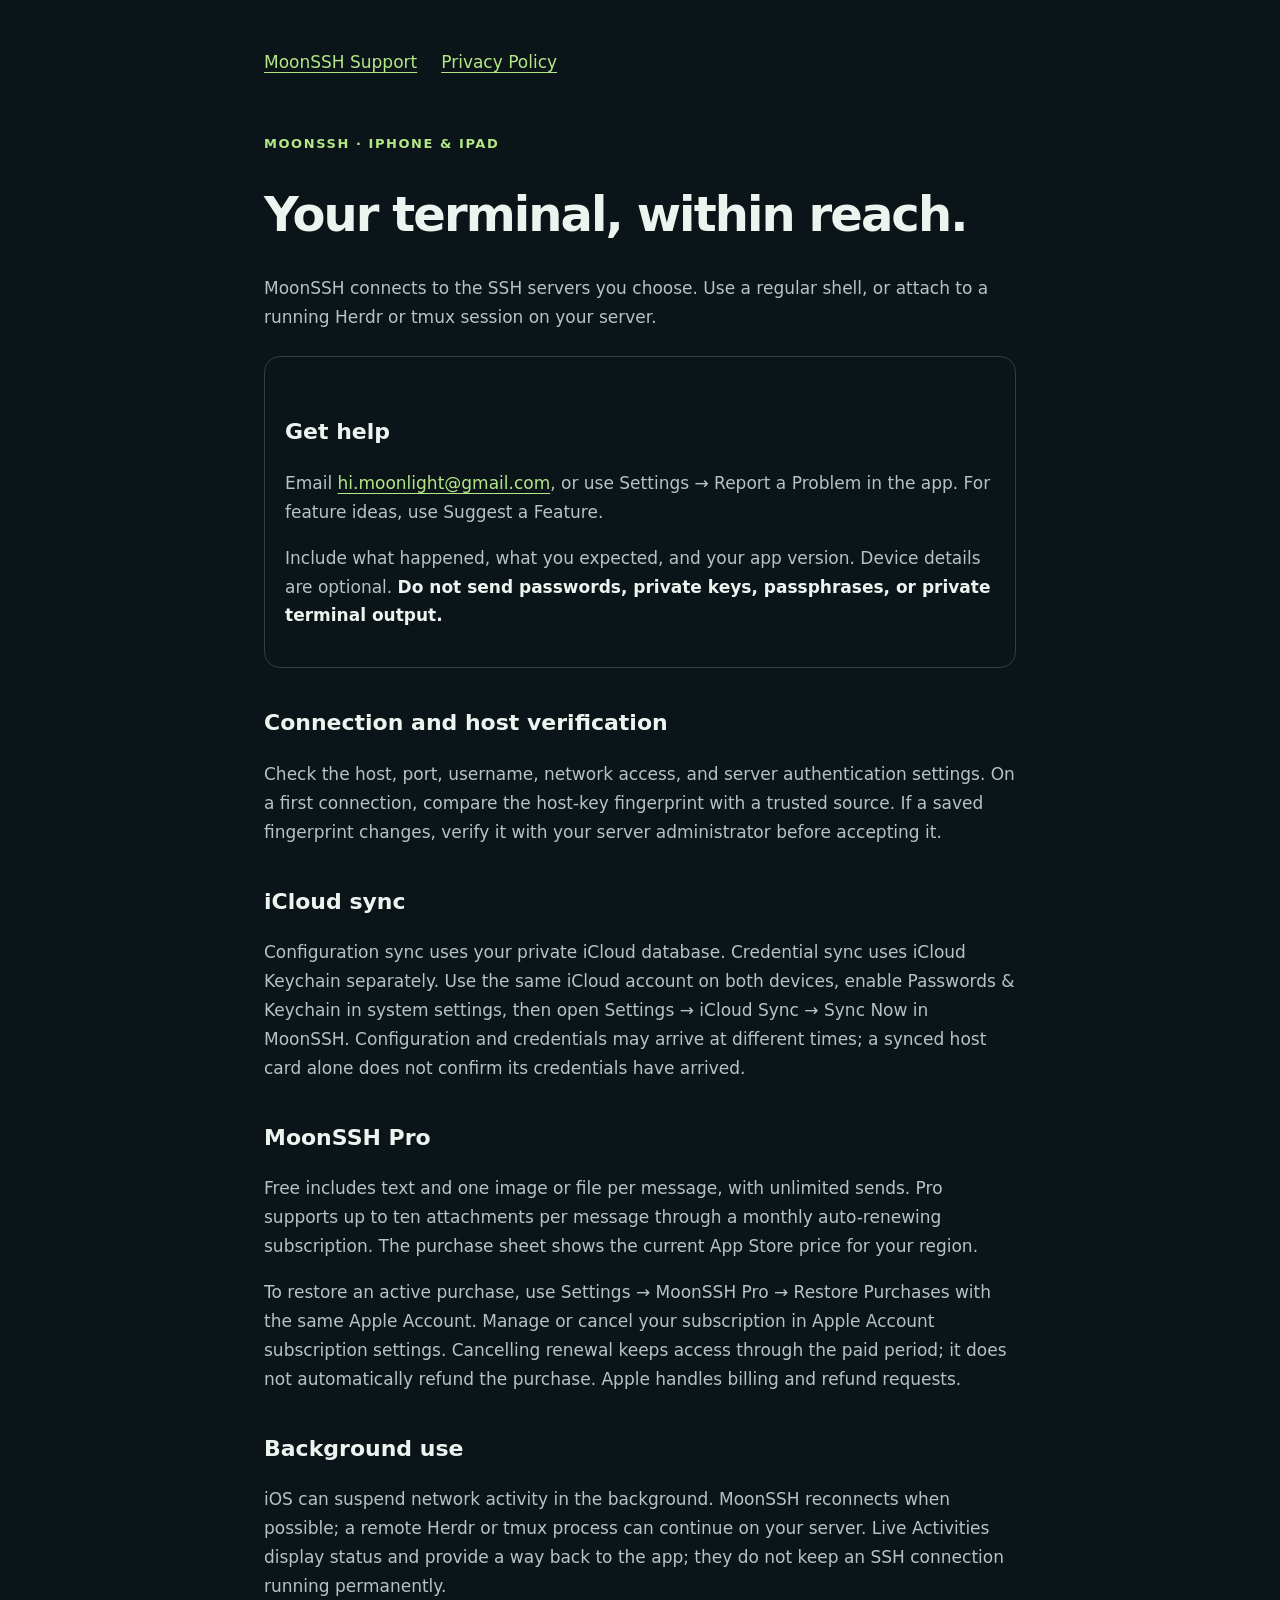
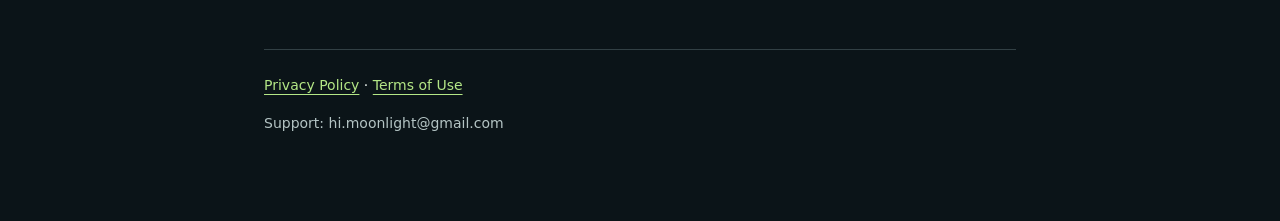
<file: index.html>
<!doctype html>
<html lang="en"><head><meta charset="utf-8"><meta name="viewport" content="width=device-width, initial-scale=1"><meta name="description" content="MoonSSH support for iPhone and iPad."><title>MoonSSH Support</title><link rel="stylesheet" href="style.css"></head>
<body><main><nav aria-label="Main"><a href="index.html" aria-current="page">MoonSSH Support</a><a href="privacy.html">Privacy Policy</a></nav>
<p class="eyebrow">MOONSSH · IPHONE &amp; IPAD</p><h1>Your terminal, within reach.</h1><p>MoonSSH connects to the SSH servers you choose. Use a regular shell, or attach to a running Herdr or tmux session on your server.</p>
<section class="card"><h2>Get help</h2><p>Email <a href="mailto:hi.moonlight@gmail.com">hi.moonlight@gmail.com</a>, or use Settings → Report a Problem in the app. For feature ideas, use Suggest a Feature.</p><p>Include what happened, what you expected, and your app version. Device details are optional. <strong>Do not send passwords, private keys, passphrases, or private terminal output.</strong></p></section>
<h2>Connection and host verification</h2><p>Check the host, port, username, network access, and server authentication settings. On a first connection, compare the host-key fingerprint with a trusted source. If a saved fingerprint changes, verify it with your server administrator before accepting it.</p>
<h2>iCloud sync</h2><p>Configuration sync uses your private iCloud database. Credential sync uses iCloud Keychain separately. Use the same iCloud account on both devices, enable Passwords &amp; Keychain in system settings, then open Settings → iCloud Sync → Sync Now in MoonSSH. Configuration and credentials may arrive at different times; a synced host card alone does not confirm its credentials have arrived.</p>
<h2>MoonSSH Pro</h2><p>Free includes text and one image or file per message, with unlimited sends. Pro supports up to ten attachments per message through a monthly auto-renewing subscription. The purchase sheet shows the current App Store price for your region.</p><p>To restore an active purchase, use Settings → MoonSSH Pro → Restore Purchases with the same Apple Account. Manage or cancel your subscription in Apple Account subscription settings. Cancelling renewal keeps access through the paid period; it does not automatically refund the purchase. Apple handles billing and refund requests.</p>
<h2>Background use</h2><p>iOS can suspend network activity in the background. MoonSSH reconnects when possible; a remote Herdr or tmux process can continue on your server. Live Activities display status and provide a way back to the app; they do not keep an SSH connection running permanently.</p>
<footer><a href="privacy.html">Privacy Policy</a> · <a href="https://www.apple.com/legal/internet-services/itunes/dev/stdeula/">Terms of Use</a><p>Support: hi.moonlight@gmail.com</p></footer>
</main></body></html>
</file>
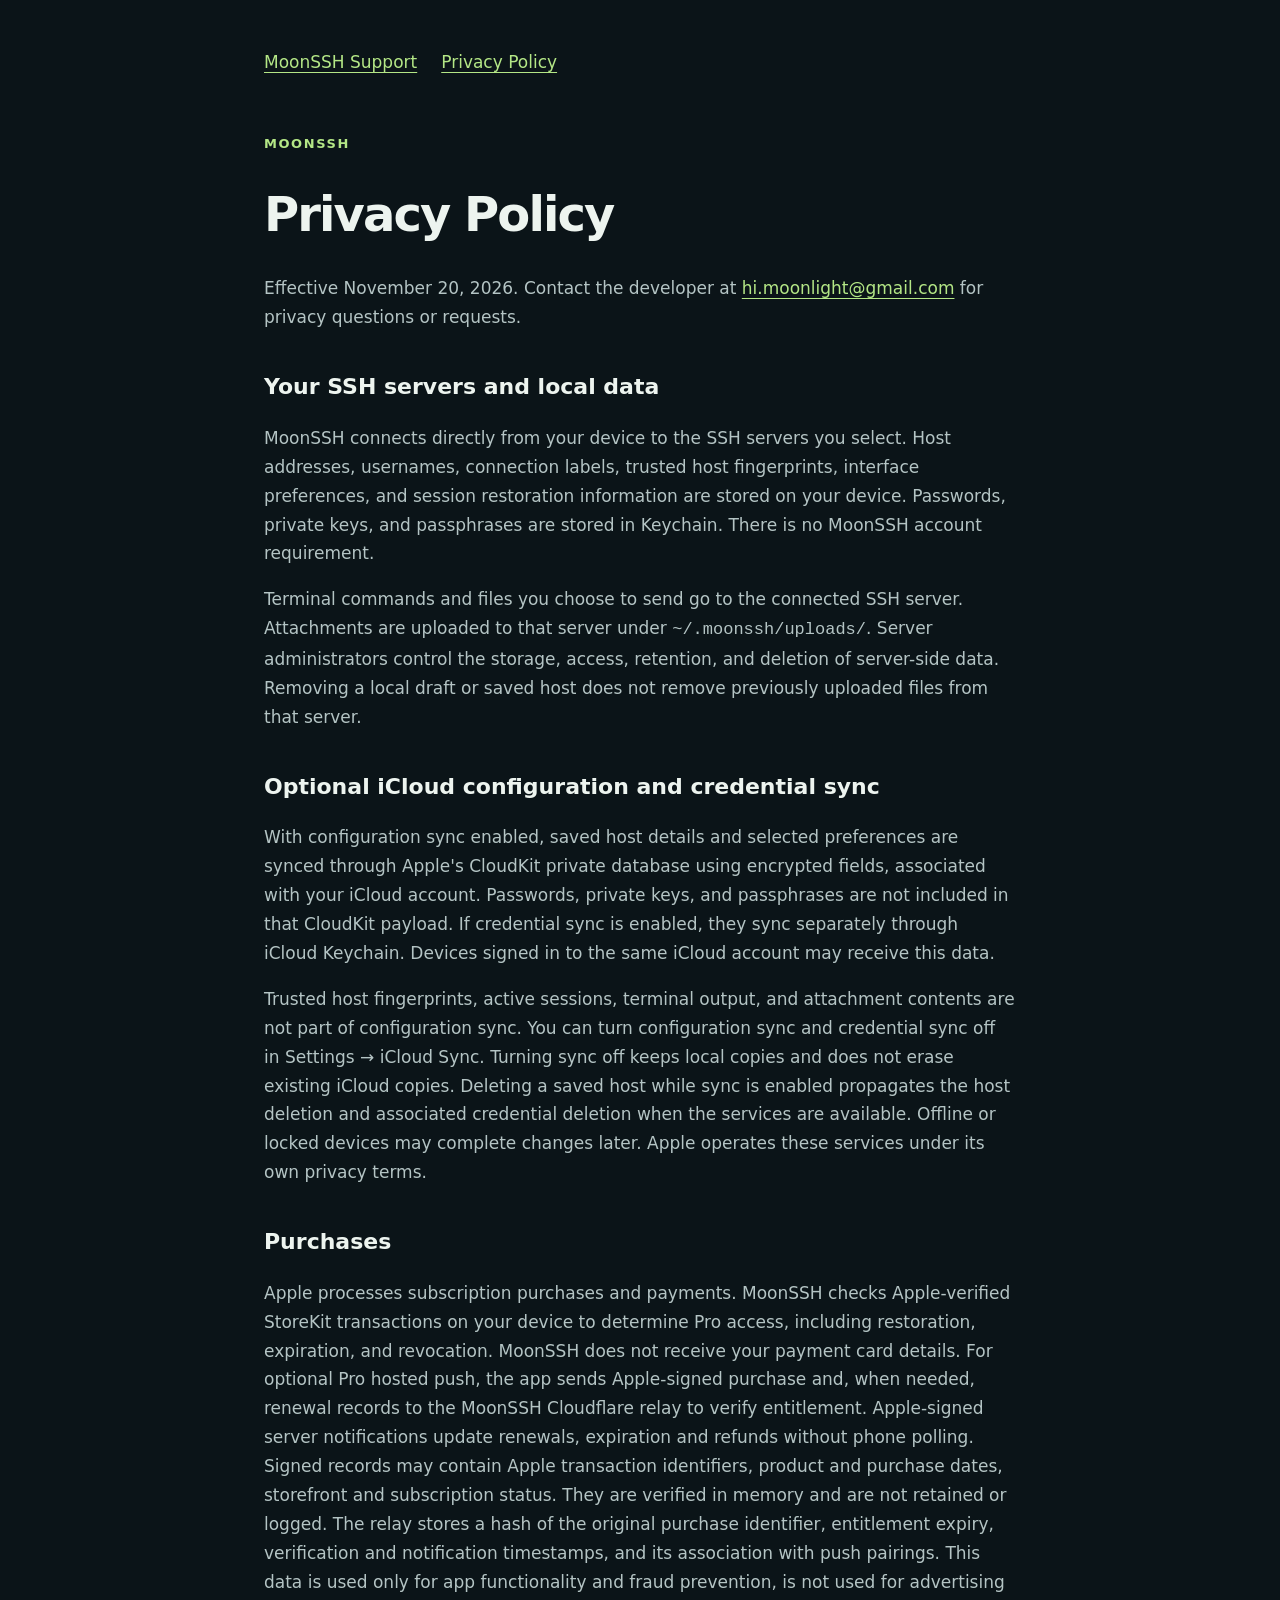
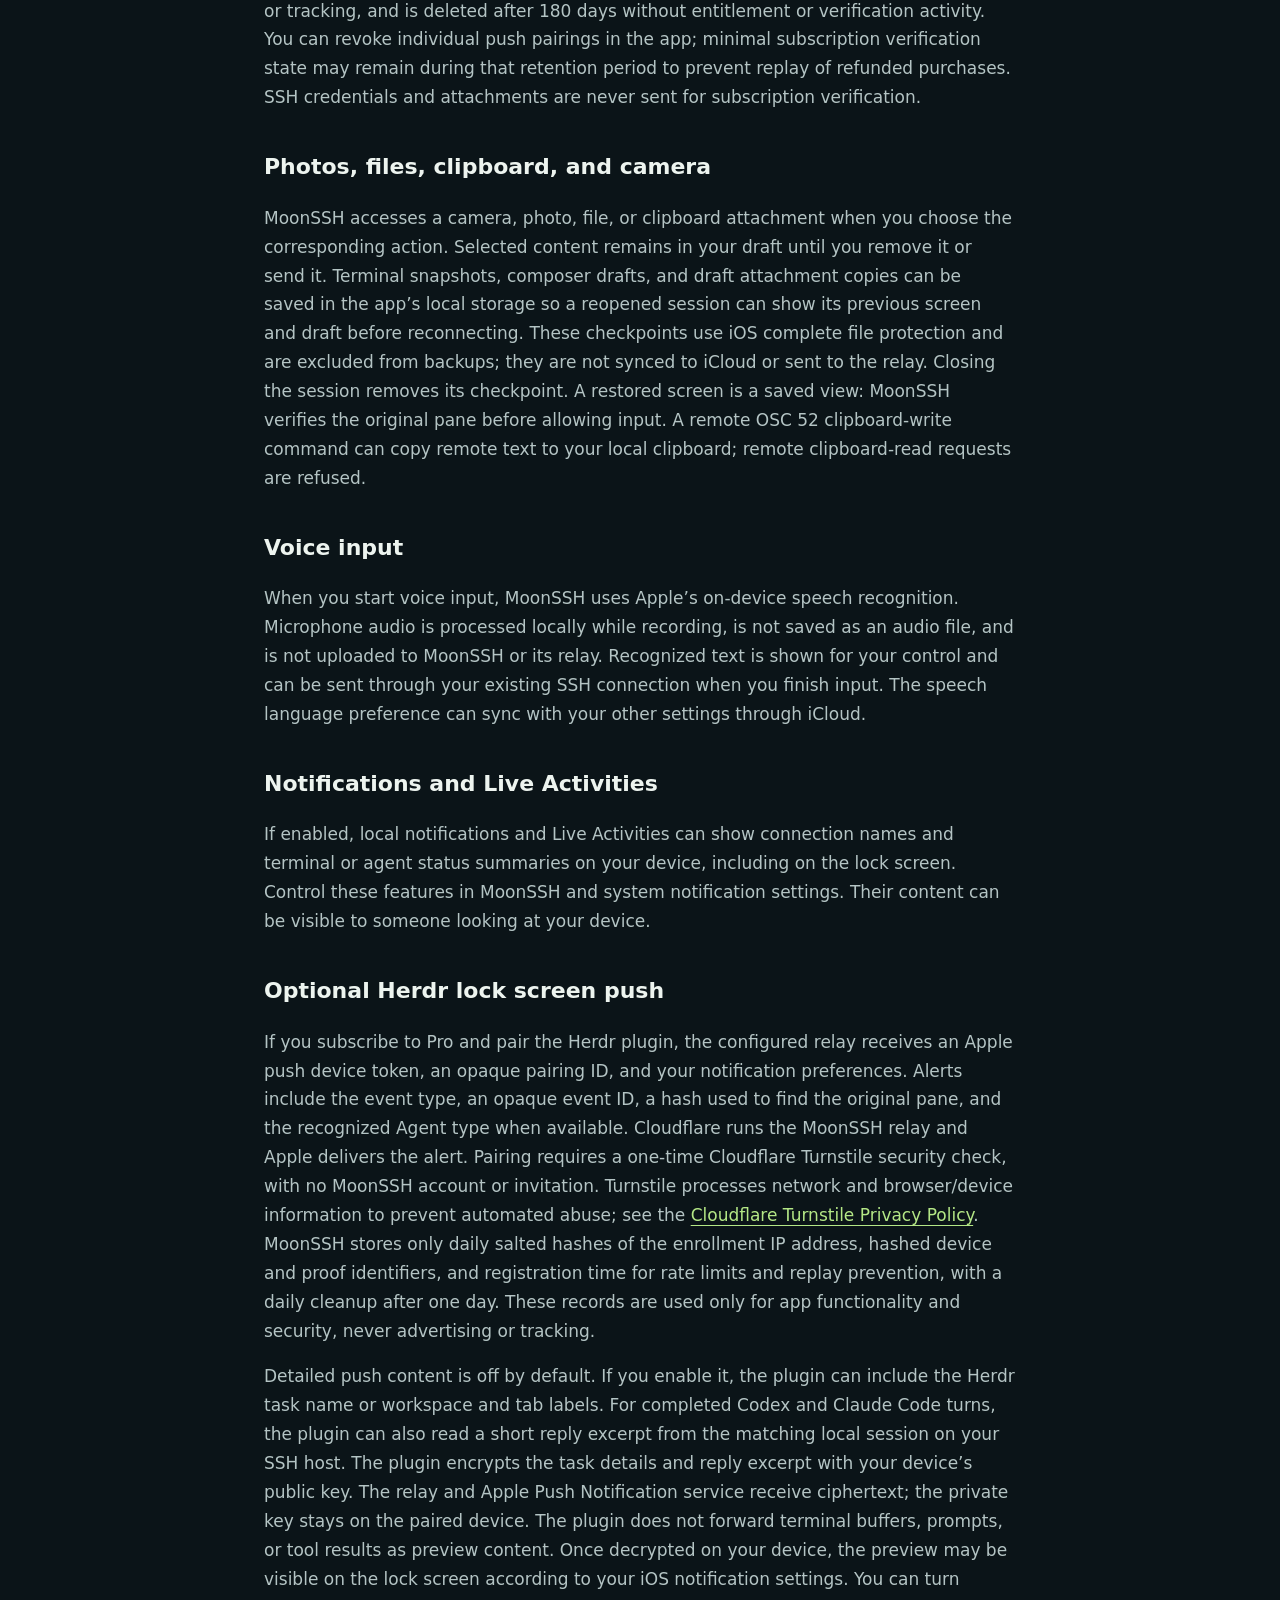
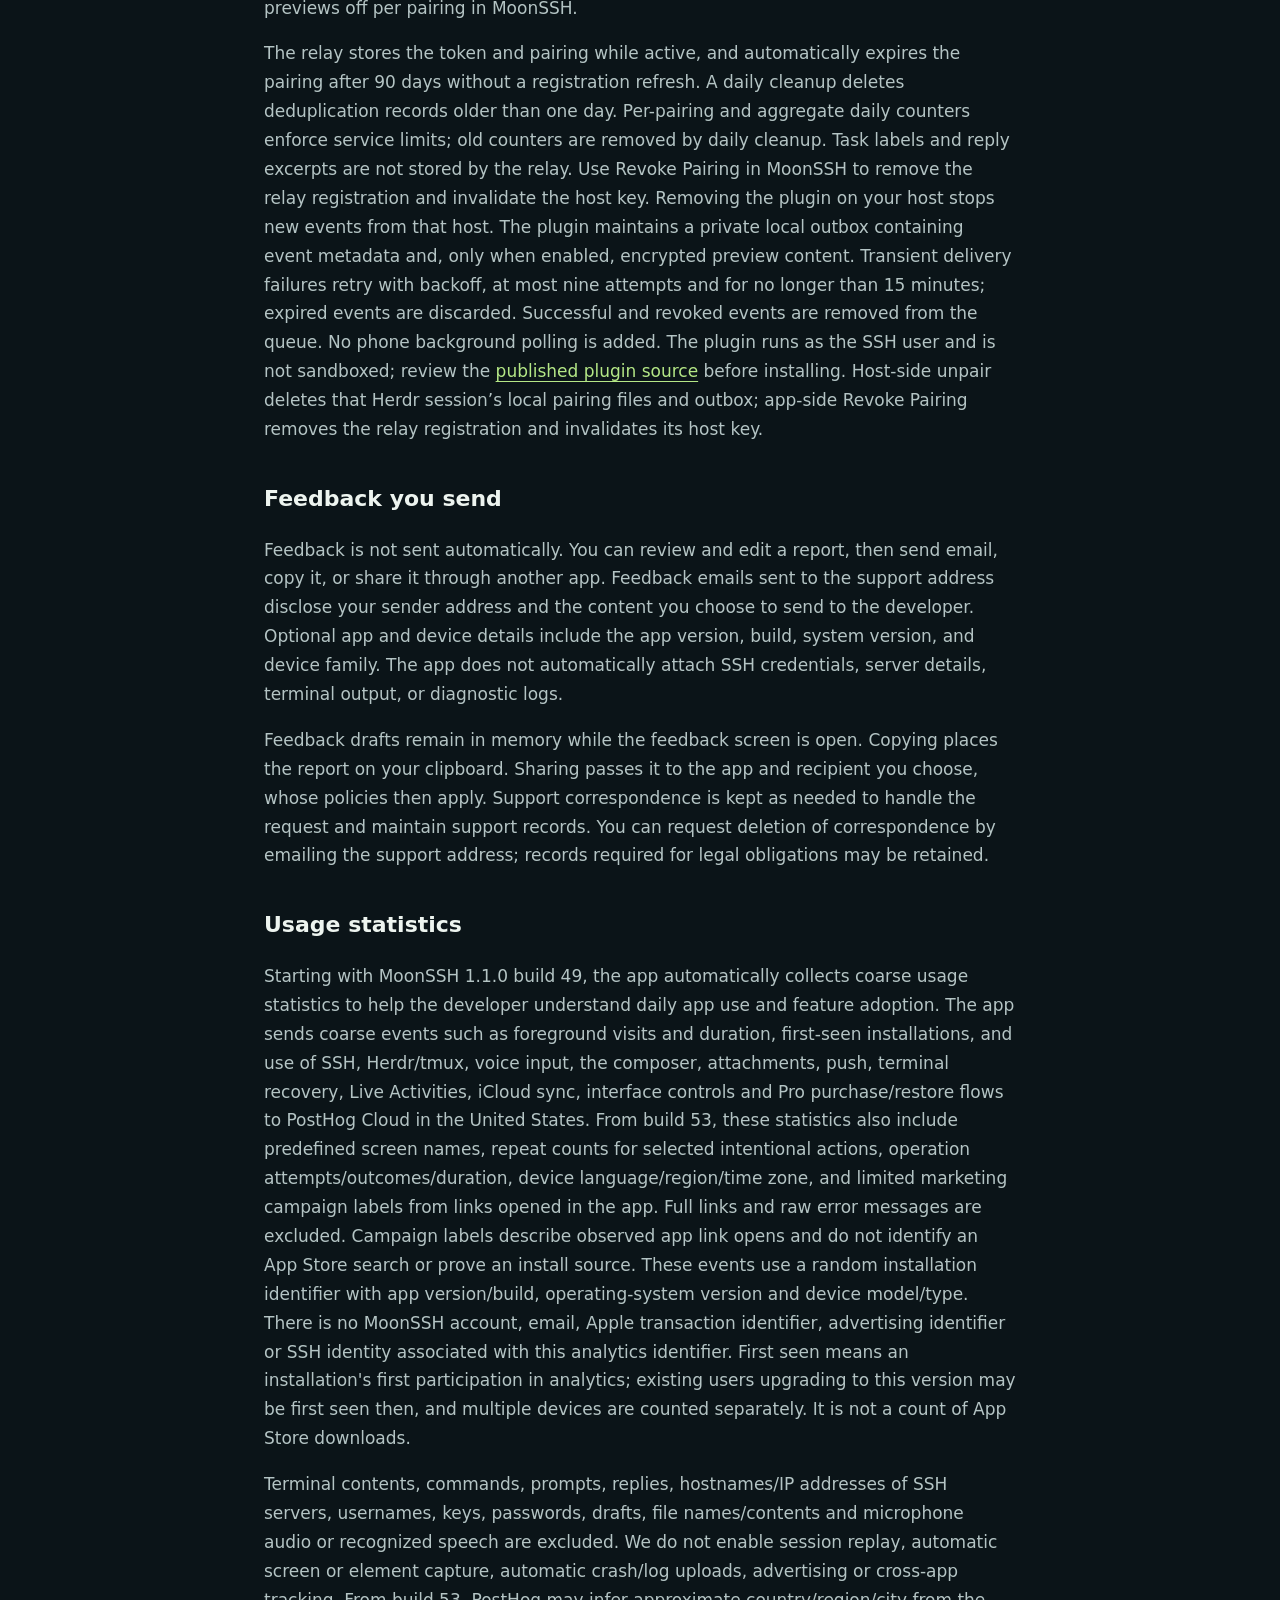
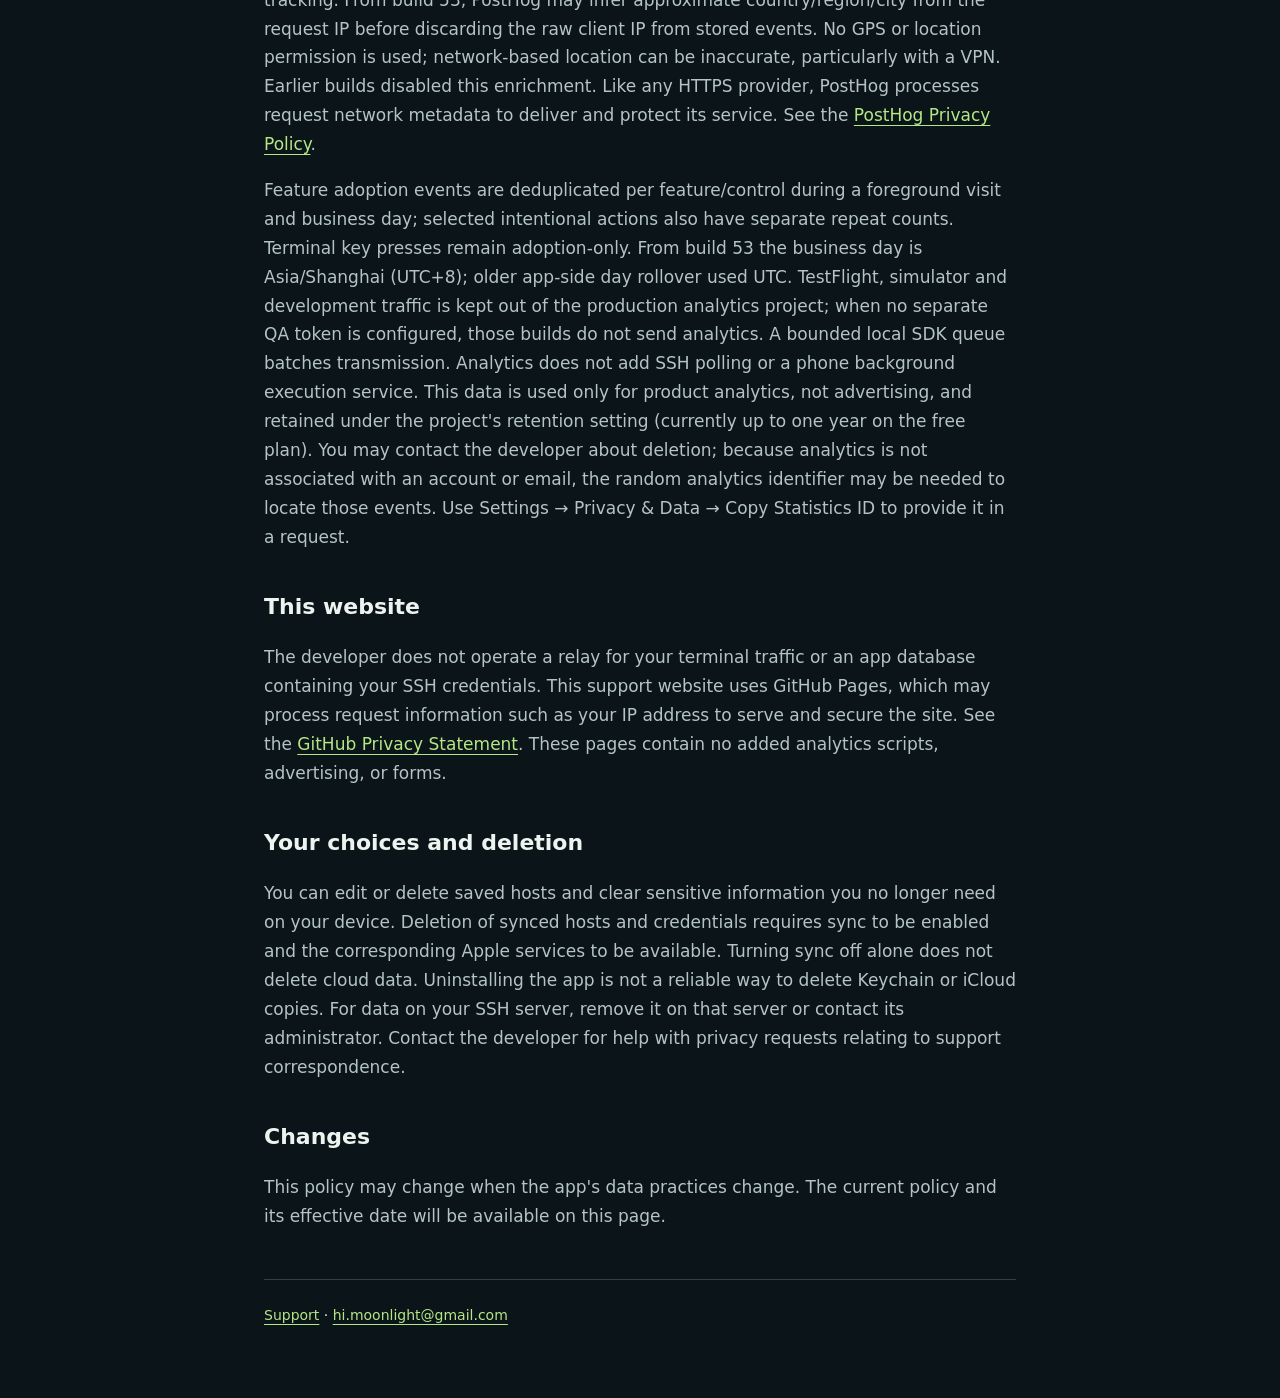
<file: privacy.html>
<!doctype html>
<html lang="en"><head><meta charset="utf-8"><meta name="viewport" content="width=device-width, initial-scale=1"><meta name="description" content="How MoonSSH handles SSH connections, iCloud sync, purchases, and feedback."><title>MoonSSH Privacy Policy</title><link rel="stylesheet" href="style.css"></head>
<body><main><nav aria-label="Main"><a href="index.html">MoonSSH Support</a><a href="privacy.html" aria-current="page">Privacy Policy</a></nav>
<p class="eyebrow">MOONSSH</p><h1>Privacy Policy</h1><p>Effective November 20, 2026. Contact the developer at <a href="mailto:hi.moonlight@gmail.com">hi.moonlight@gmail.com</a> for privacy questions or requests.</p>
<h2>Your SSH servers and local data</h2><p>MoonSSH connects directly from your device to the SSH servers you select. Host addresses, usernames, connection labels, trusted host fingerprints, interface preferences, and session restoration information are stored on your device. Passwords, private keys, and passphrases are stored in Keychain. There is no MoonSSH account requirement.</p><p>Terminal commands and files you choose to send go to the connected SSH server. Attachments are uploaded to that server under <code>~/.moonssh/uploads/</code>. Server administrators control the storage, access, retention, and deletion of server-side data. Removing a local draft or saved host does not remove previously uploaded files from that server.</p>
<h2>Optional iCloud configuration and credential sync</h2><p>With configuration sync enabled, saved host details and selected preferences are synced through Apple's CloudKit private database using encrypted fields, associated with your iCloud account. Passwords, private keys, and passphrases are not included in that CloudKit payload. If credential sync is enabled, they sync separately through iCloud Keychain. Devices signed in to the same iCloud account may receive this data.</p><p>Trusted host fingerprints, active sessions, terminal output, and attachment contents are not part of configuration sync. You can turn configuration sync and credential sync off in Settings → iCloud Sync. Turning sync off keeps local copies and does not erase existing iCloud copies. Deleting a saved host while sync is enabled propagates the host deletion and associated credential deletion when the services are available. Offline or locked devices may complete changes later. Apple operates these services under its own privacy terms.</p>
<h2>Purchases</h2><p>Apple processes subscription purchases and payments. MoonSSH checks Apple-verified StoreKit transactions on your device to determine Pro access, including restoration, expiration, and revocation. MoonSSH does not receive your payment card details. For optional Pro hosted push, the app sends Apple-signed purchase and, when needed, renewal records to the MoonSSH Cloudflare relay to verify entitlement. Apple-signed server notifications update renewals, expiration and refunds without phone polling. Signed records may contain Apple transaction identifiers, product and purchase dates, storefront and subscription status. They are verified in memory and are not retained or logged. The relay stores a hash of the original purchase identifier, entitlement expiry, verification and notification timestamps, and its association with push pairings. This data is used only for app functionality and fraud prevention, is not used for advertising or tracking, and is deleted after 180 days without entitlement or verification activity. You can revoke individual push pairings in the app; minimal subscription verification state may remain during that retention period to prevent replay of refunded purchases. SSH credentials and attachments are never sent for subscription verification.</p>
<h2>Photos, files, clipboard, and camera</h2><p>MoonSSH accesses a camera, photo, file, or clipboard attachment when you choose the corresponding action. Selected content remains in your draft until you remove it or send it. Terminal snapshots, composer drafts, and draft attachment copies can be saved in the app’s local storage so a reopened session can show its previous screen and draft before reconnecting. These checkpoints use iOS complete file protection and are excluded from backups; they are not synced to iCloud or sent to the relay. Closing the session removes its checkpoint. A restored screen is a saved view: MoonSSH verifies the original pane before allowing input. A remote OSC 52 clipboard-write command can copy remote text to your local clipboard; remote clipboard-read requests are refused.</p>
<h2>Voice input</h2><p>When you start voice input, MoonSSH uses Apple’s on-device speech recognition. Microphone audio is processed locally while recording, is not saved as an audio file, and is not uploaded to MoonSSH or its relay. Recognized text is shown for your control and can be sent through your existing SSH connection when you finish input. The speech language preference can sync with your other settings through iCloud.</p>
<h2>Notifications and Live Activities</h2><p>If enabled, local notifications and Live Activities can show connection names and terminal or agent status summaries on your device, including on the lock screen. Control these features in MoonSSH and system notification settings. Their content can be visible to someone looking at your device.</p>
<h2>Optional Herdr lock screen push</h2><p>If you subscribe to Pro and pair the Herdr plugin, the configured relay receives an Apple push device token, an opaque pairing ID, and your notification preferences. Alerts include the event type, an opaque event ID, a hash used to find the original pane, and the recognized Agent type when available. Cloudflare runs the MoonSSH relay and Apple delivers the alert. Pairing requires a one-time Cloudflare Turnstile security check, with no MoonSSH account or invitation. Turnstile processes network and browser/device information to prevent automated abuse; see the <a href="https://www.cloudflare.com/turnstile-privacy-policy/">Cloudflare Turnstile Privacy Policy</a>. MoonSSH stores only daily salted hashes of the enrollment IP address, hashed device and proof identifiers, and registration time for rate limits and replay prevention, with a daily cleanup after one day. These records are used only for app functionality and security, never advertising or tracking.</p><p>Detailed push content is off by default. If you enable it, the plugin can include the Herdr task name or workspace and tab labels. For completed Codex and Claude Code turns, the plugin can also read a short reply excerpt from the matching local session on your SSH host. The plugin encrypts the task details and reply excerpt with your device’s public key. The relay and Apple Push Notification service receive ciphertext; the private key stays on the paired device. The plugin does not forward terminal buffers, prompts, or tool results as preview content. Once decrypted on your device, the preview may be visible on the lock screen according to your iOS notification settings. You can turn previews off per pairing in MoonSSH.</p><p>The relay stores the token and pairing while active, and automatically expires the pairing after 90 days without a registration refresh. A daily cleanup deletes deduplication records older than one day. Per-pairing and aggregate daily counters enforce service limits; old counters are removed by daily cleanup. Task labels and reply excerpts are not stored by the relay. Use Revoke Pairing in MoonSSH to remove the relay registration and invalidate the host key. Removing the plugin on your host stops new events from that host. The plugin maintains a private local outbox containing event metadata and, only when enabled, encrypted preview content. Transient delivery failures retry with backoff, at most nine attempts and for no longer than 15 minutes; expired events are discarded. Successful and revoked events are removed from the queue. No phone background polling is added. The plugin runs as the SSH user and is not sandboxed; review the <a href="https://moonssh-herdr-push.moonssh.workers.dev/herdr-plugin/">published plugin source</a> before installing. Host-side unpair deletes that Herdr session’s local pairing files and outbox; app-side Revoke Pairing removes the relay registration and invalidates its host key.</p>
<h2>Feedback you send</h2><p>Feedback is not sent automatically. You can review and edit a report, then send email, copy it, or share it through another app. Feedback emails sent to the support address disclose your sender address and the content you choose to send to the developer. Optional app and device details include the app version, build, system version, and device family. The app does not automatically attach SSH credentials, server details, terminal output, or diagnostic logs.</p><p>Feedback drafts remain in memory while the feedback screen is open. Copying places the report on your clipboard. Sharing passes it to the app and recipient you choose, whose policies then apply. Support correspondence is kept as needed to handle the request and maintain support records. You can request deletion of correspondence by emailing the support address; records required for legal obligations may be retained.</p>
<h2>Usage statistics</h2><p>Starting with MoonSSH 1.1.0 build 49, the app automatically collects coarse usage statistics to help the developer understand daily app use and feature adoption. The app sends coarse events such as foreground visits and duration, first-seen installations, and use of SSH, Herdr/tmux, voice input, the composer, attachments, push, terminal recovery, Live Activities, iCloud sync, interface controls and Pro purchase/restore flows to PostHog Cloud in the United States. From build 53, these statistics also include predefined screen names, repeat counts for selected intentional actions, operation attempts/outcomes/duration, device language/region/time zone, and limited marketing campaign labels from links opened in the app. Full links and raw error messages are excluded. Campaign labels describe observed app link opens and do not identify an App Store search or prove an install source. These events use a random installation identifier with app version/build, operating-system version and device model/type. There is no MoonSSH account, email, Apple transaction identifier, advertising identifier or SSH identity associated with this analytics identifier. First seen means an installation's first participation in analytics; existing users upgrading to this version may be first seen then, and multiple devices are counted separately. It is not a count of App Store downloads.</p><p>Terminal contents, commands, prompts, replies, hostnames/IP addresses of SSH servers, usernames, keys, passwords, drafts, file names/contents and microphone audio or recognized speech are excluded. We do not enable session replay, automatic screen or element capture, automatic crash/log uploads, advertising or cross-app tracking. From build 53, PostHog may infer approximate country/region/city from the request IP before discarding the raw client IP from stored events. No GPS or location permission is used; network-based location can be inaccurate, particularly with a VPN. Earlier builds disabled this enrichment. Like any HTTPS provider, PostHog processes request network metadata to deliver and protect its service. See the <a href="https://posthog.com/privacy">PostHog Privacy Policy</a>.</p><p>Feature adoption events are deduplicated per feature/control during a foreground visit and business day; selected intentional actions also have separate repeat counts. Terminal key presses remain adoption-only. From build 53 the business day is Asia/Shanghai (UTC+8); older app-side day rollover used UTC. TestFlight, simulator and development traffic is kept out of the production analytics project; when no separate QA token is configured, those builds do not send analytics. A bounded local SDK queue batches transmission. Analytics does not add SSH polling or a phone background execution service. This data is used only for product analytics, not advertising, and retained under the project's retention setting (currently up to one year on the free plan). You may contact the developer about deletion; because analytics is not associated with an account or email, the random analytics identifier may be needed to locate those events. Use Settings → Privacy & Data → Copy Statistics ID to provide it in a request.</p>
<h2>This website</h2><p>The developer does not operate a relay for your terminal traffic or an app database containing your SSH credentials. This support website uses GitHub Pages, which may process request information such as your IP address to serve and secure the site. See the <a href="https://docs.github.com/en/site-policy/privacy-policies/github-general-privacy-statement">GitHub Privacy Statement</a>. These pages contain no added analytics scripts, advertising, or forms.</p>
<h2>Your choices and deletion</h2><p>You can edit or delete saved hosts and clear sensitive information you no longer need on your device. Deletion of synced hosts and credentials requires sync to be enabled and the corresponding Apple services to be available. Turning sync off alone does not delete cloud data. Uninstalling the app is not a reliable way to delete Keychain or iCloud copies. For data on your SSH server, remove it on that server or contact its administrator. Contact the developer for help with privacy requests relating to support correspondence.</p>
<h2>Changes</h2><p>This policy may change when the app's data practices change. The current policy and its effective date will be available on this page.</p>
<footer><a href="index.html">Support</a> · <a href="mailto:hi.moonlight@gmail.com">hi.moonlight@gmail.com</a></footer>
</main></body></html>
</file>
<file: style.css>
:root{color-scheme:dark;--bg:#0b1418;--text:#edf4ef;--muted:#b4c4c4;--accent:#b4e786}*{box-sizing:border-box}body{margin:0;background:var(--bg);color:var(--text);font:17px/1.7 system-ui,-apple-system,sans-serif}main{max-width:800px;margin:auto;padding:48px 24px 72px}nav{display:flex;gap:24px;margin-bottom:56px}a{color:var(--accent);text-underline-offset:4px}h1{font-size:clamp(32px,6vw,48px);line-height:1.15;letter-spacing:-.04em}h2{font-size:22px;margin-top:36px}p,li{color:var(--muted)}strong{color:var(--text)}footer{border-top:1px solid #324044;margin-top:48px;padding-top:24px;font-size:14px}.eyebrow{color:var(--accent);letter-spacing:.12em;font-size:13px;font-weight:700}code{overflow-wrap:anywhere}.card{border:1px solid #324044;border-radius:16px;padding:20px;margin-top:24px}
</file>
